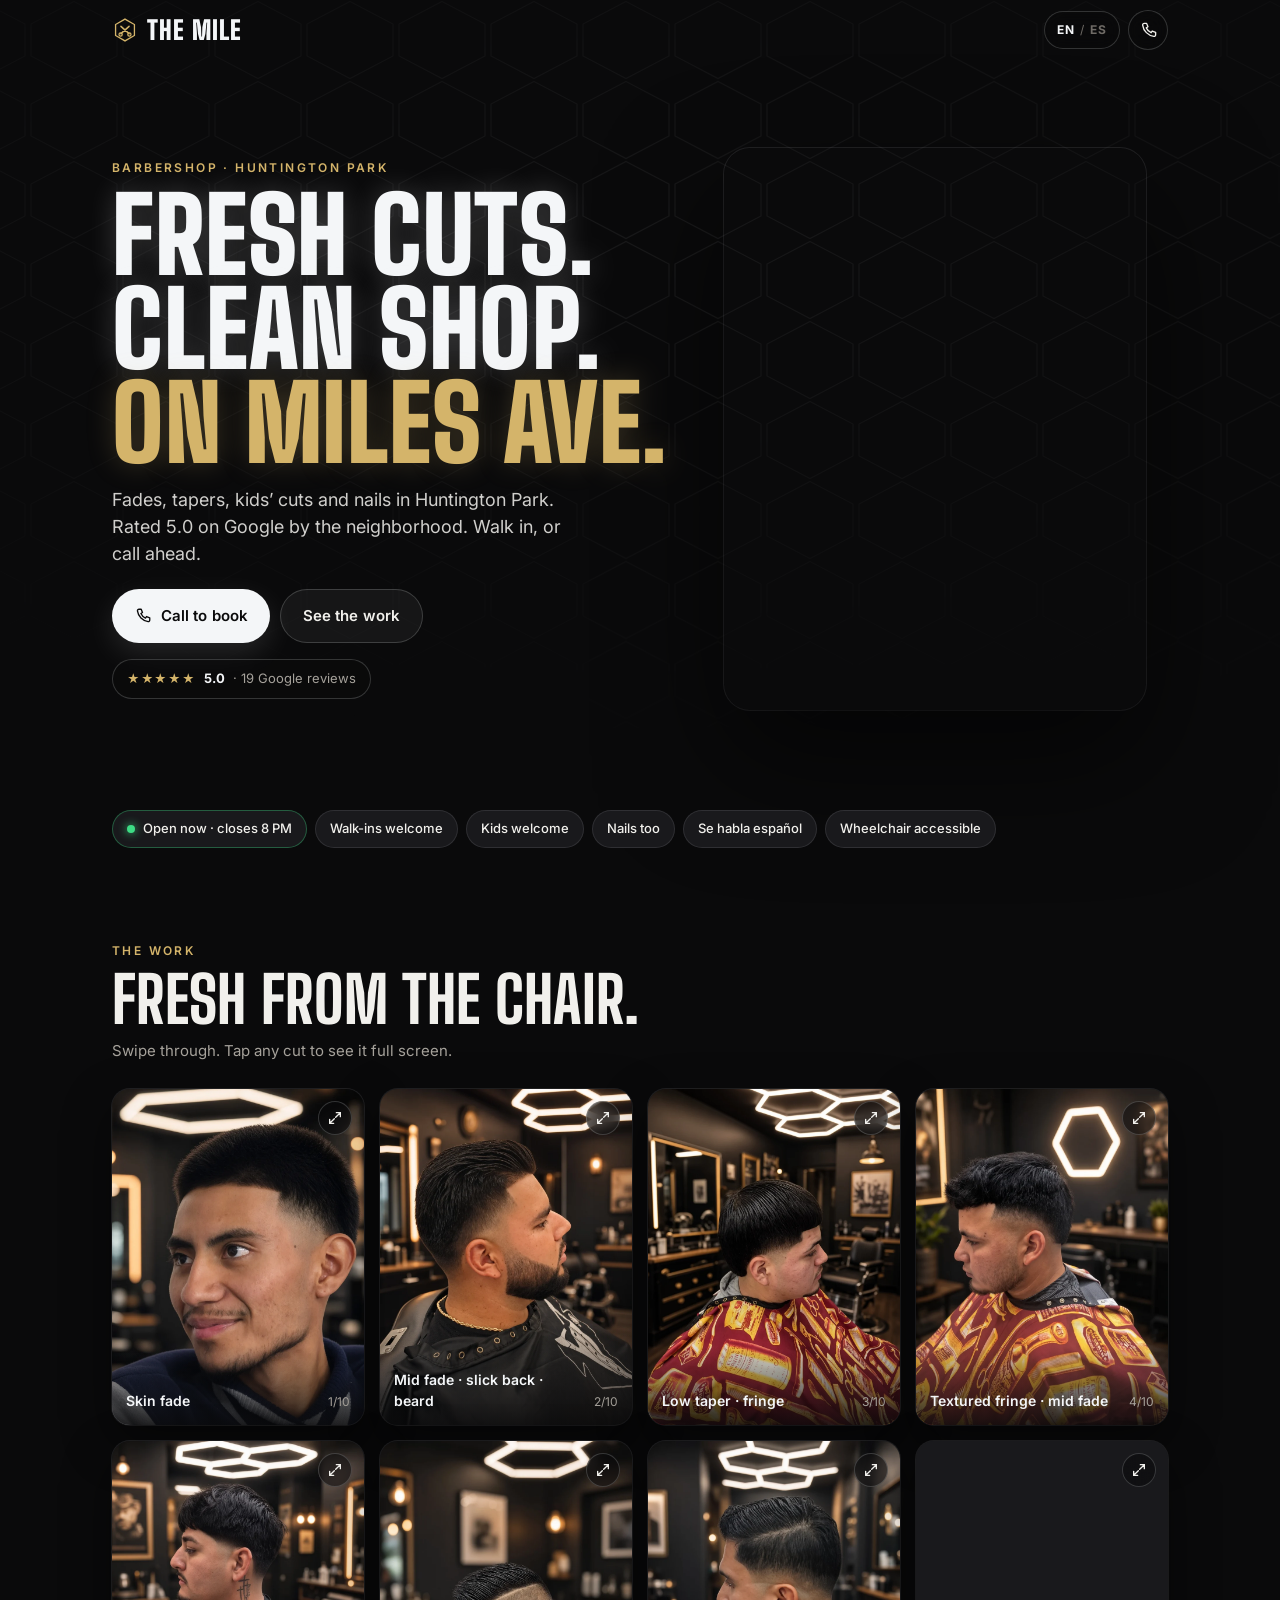
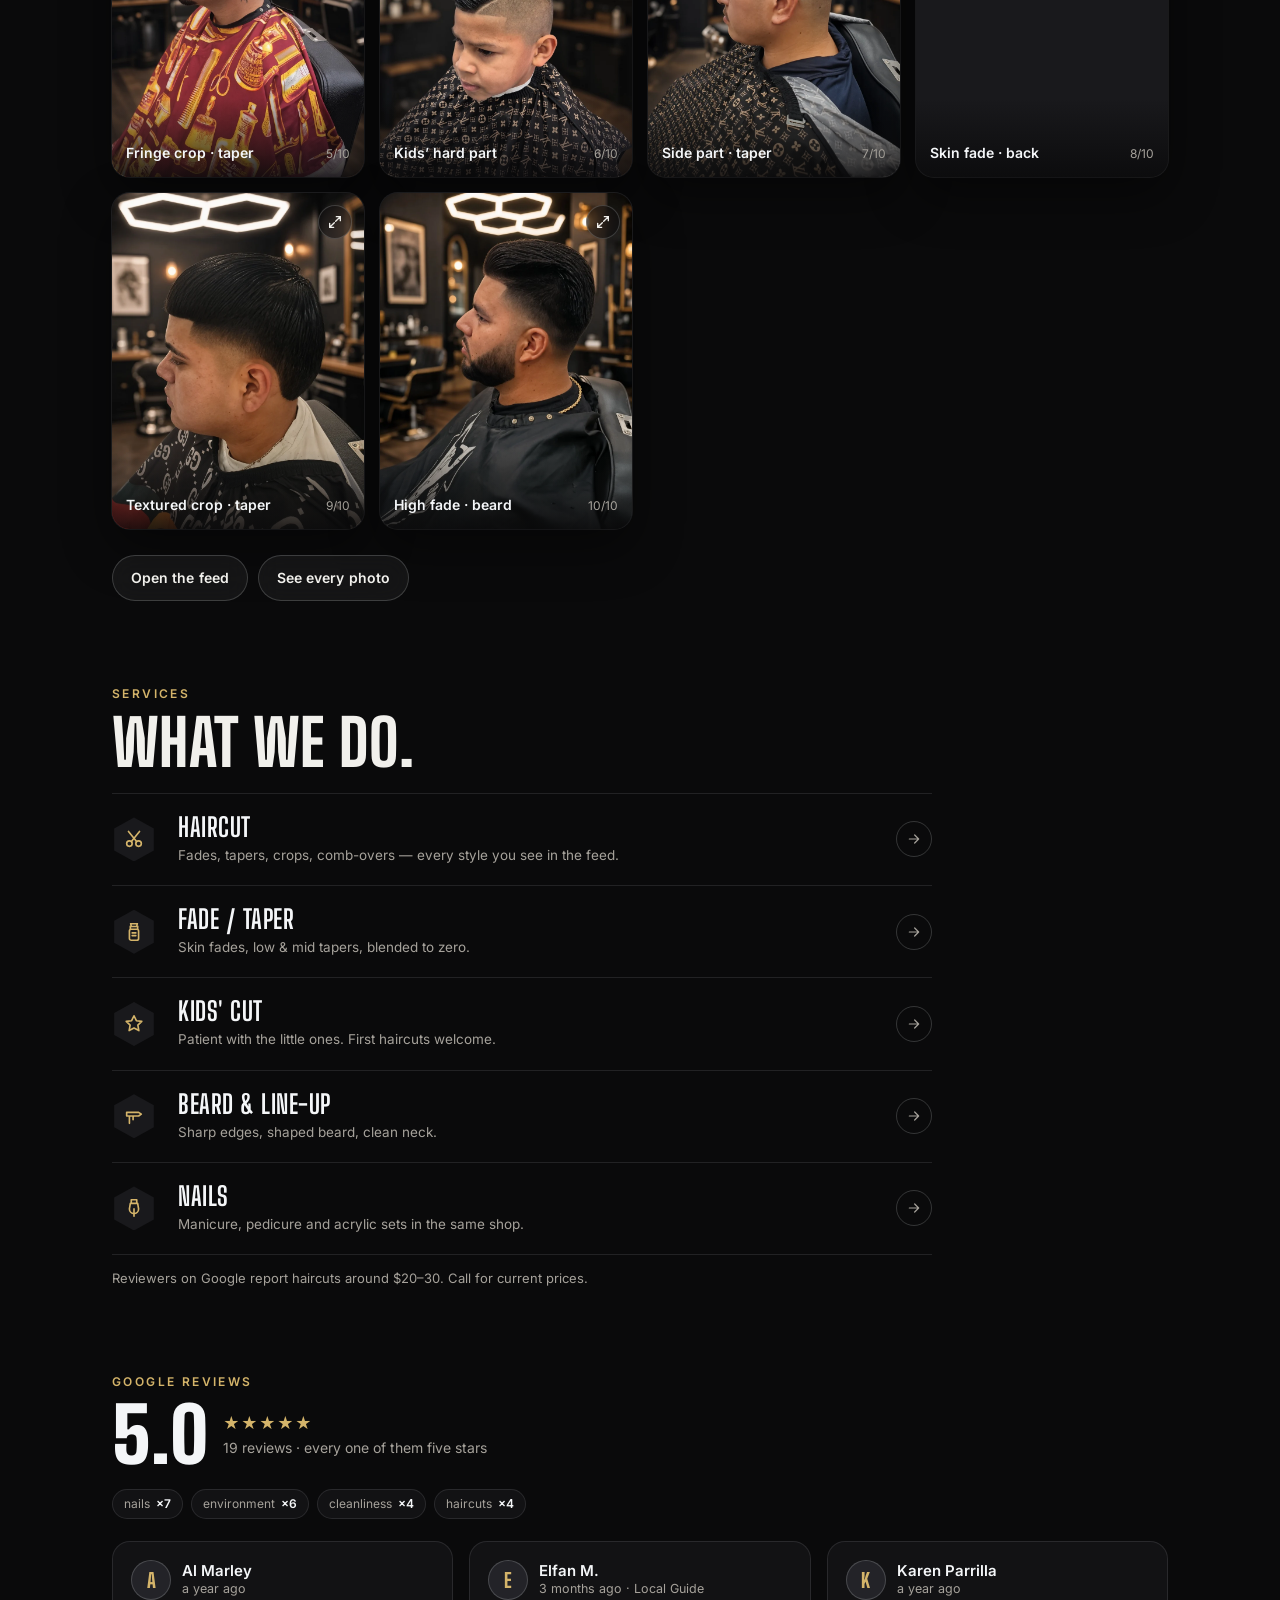
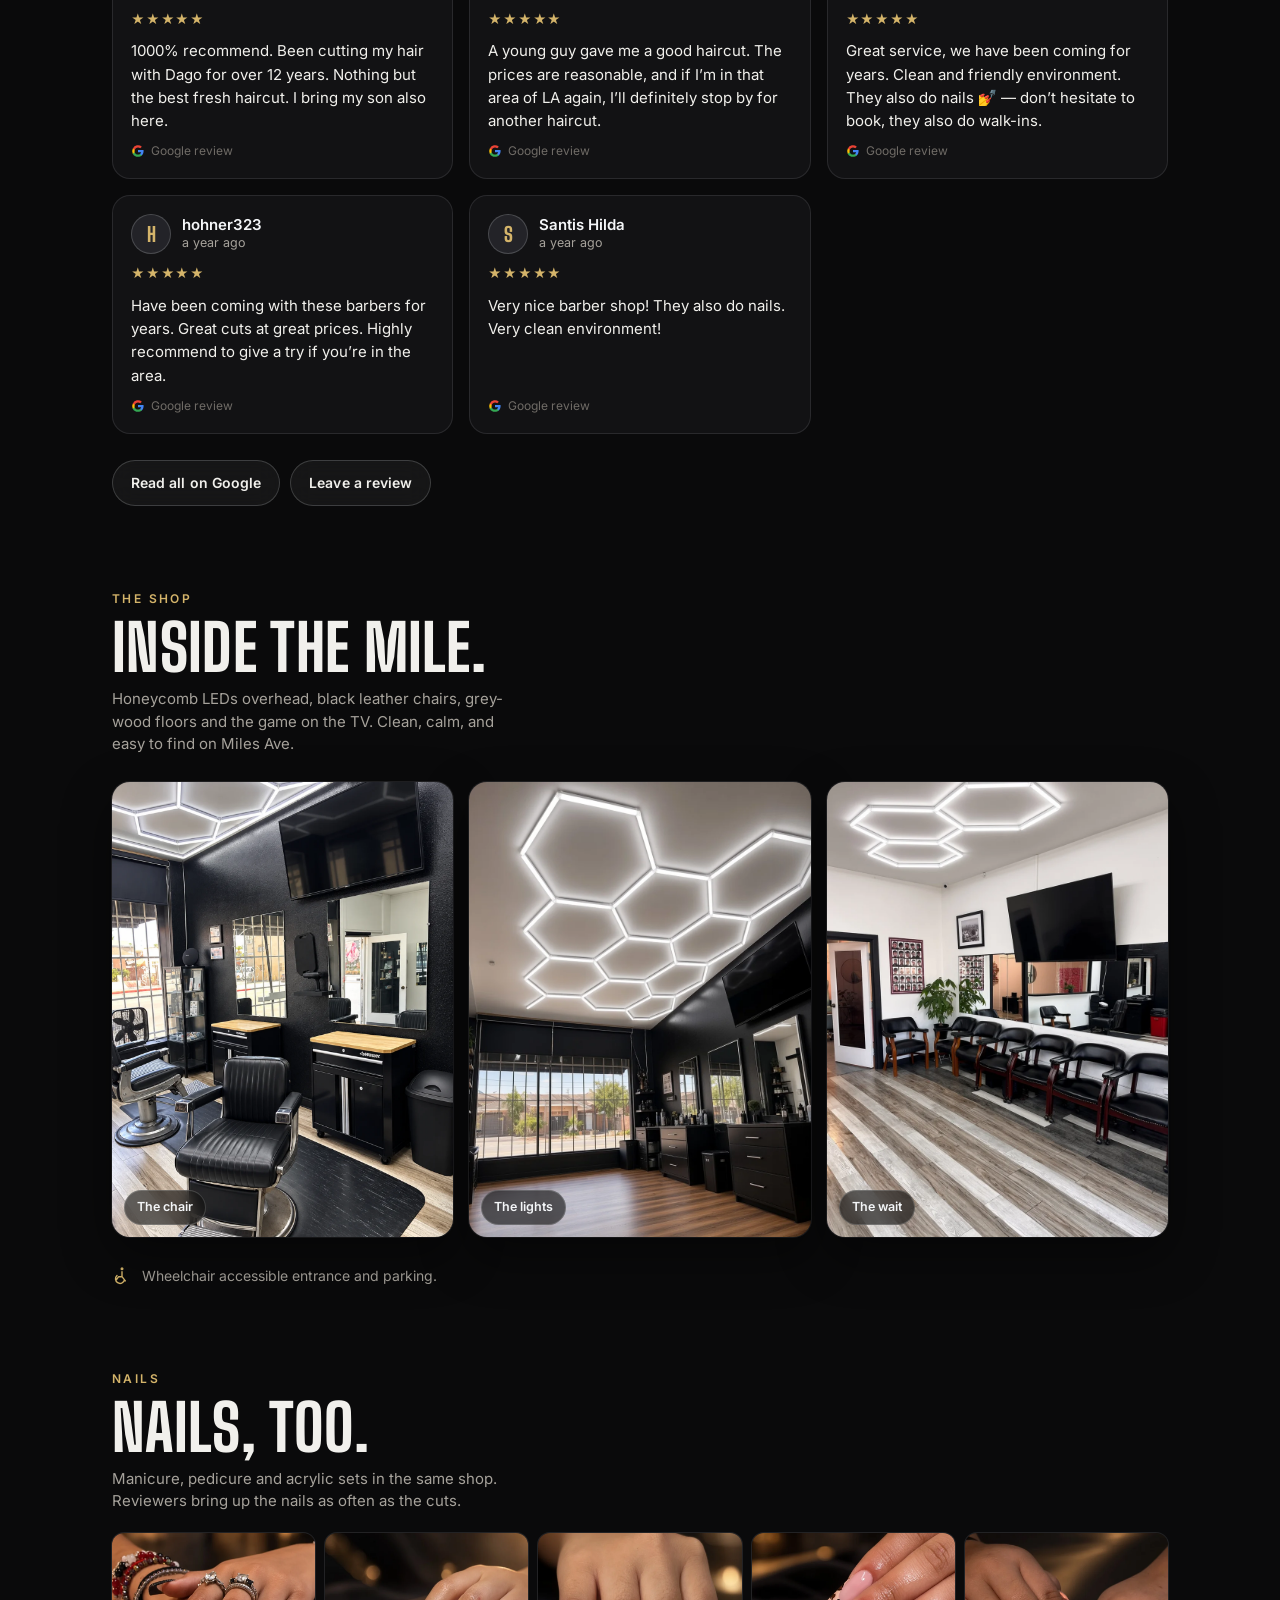
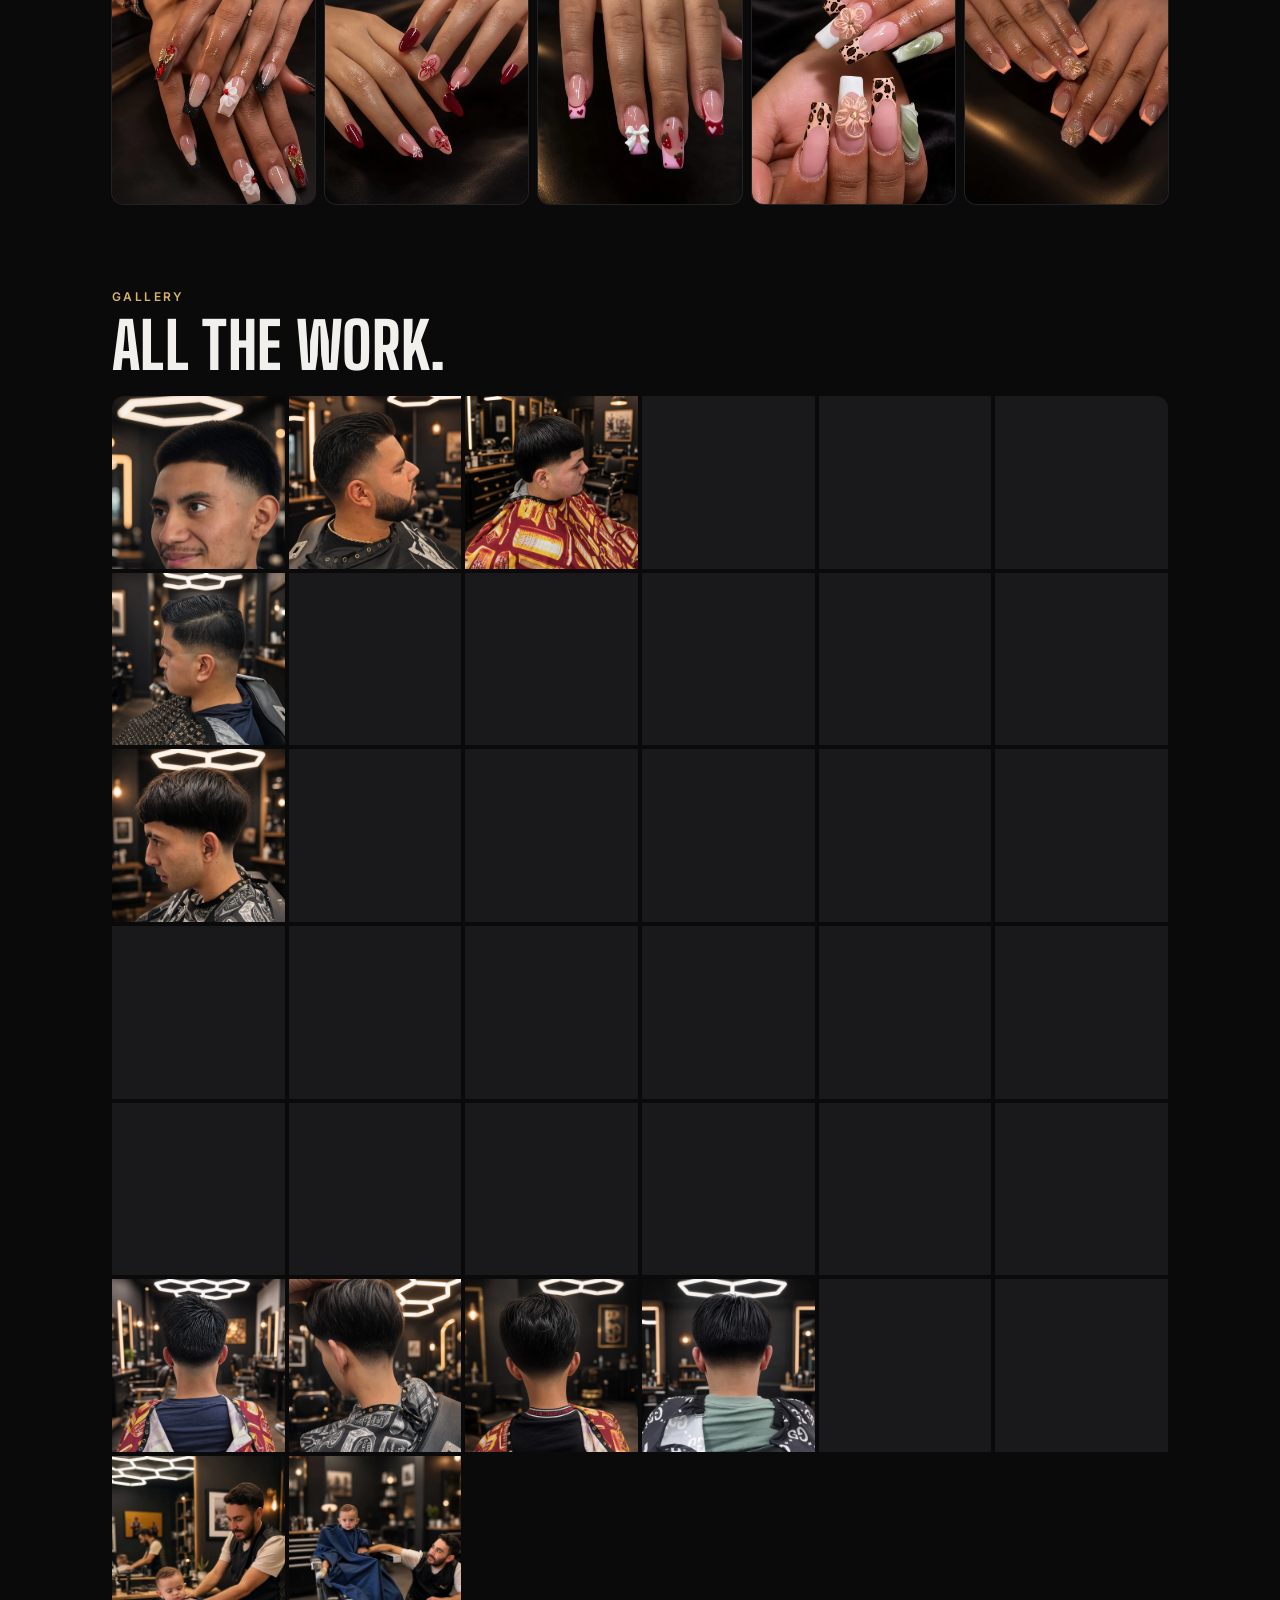
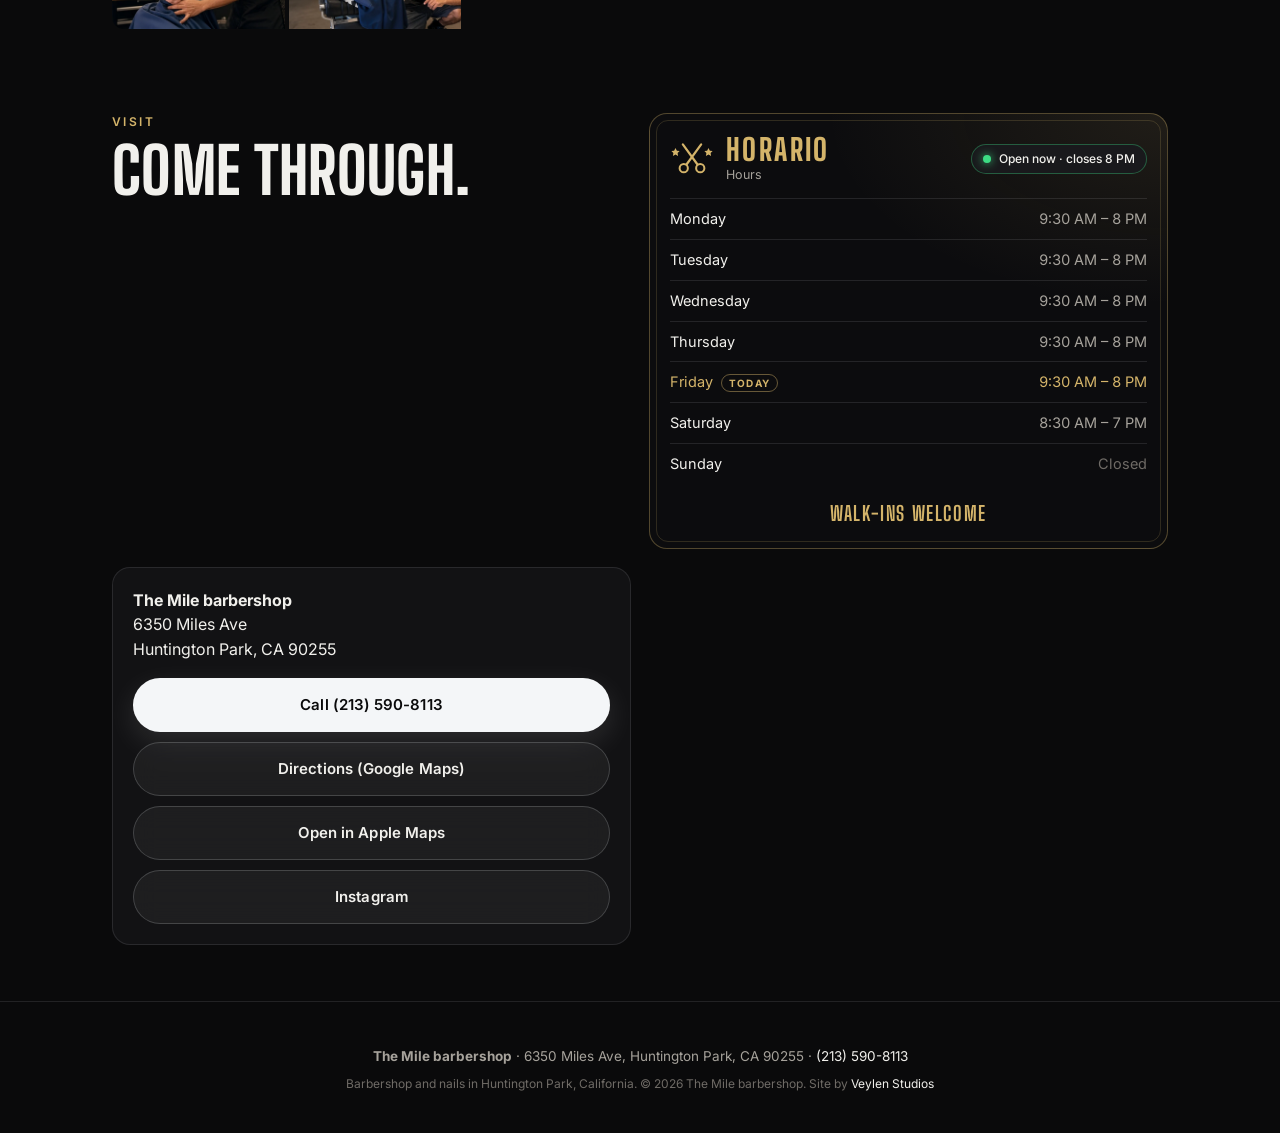
<file: index.html>
<!doctype html>
<html lang="en">
<head>
<meta charset="utf-8">
<meta name="viewport" content="width=device-width, initial-scale=1, viewport-fit=cover">
<title>The Mile barbershop — Huntington Park, CA</title>
<meta name="description" content="The Mile barbershop, 6350 Miles Ave, Huntington Park. Fades, tapers, kids' cuts and nails. 5.0 on Google. Walk-ins welcome — call (213) 590-8113.">
<meta name="theme-color" content="#0a0a0b">
<link rel="canonical" href="https://the-mile-barbershop.vercel.app/">
<meta property="og:type" content="business.business">
<meta property="og:title" content="The Mile barbershop — Huntington Park">
<meta property="og:description" content="Fades, tapers, kids' cuts and nails on Miles Ave. 5.0 on Google. Walk-ins welcome.">
<meta property="og:image" content="https://the-mile-barbershop.vercel.app/assets/img/og.jpg?v=6f8f965c">
<meta property="og:url" content="https://the-mile-barbershop.vercel.app/">
<meta name="twitter:card" content="summary_large_image">
<link rel="icon" href="assets/favicon.svg" type="image/svg+xml">
<link rel="apple-touch-icon" href="assets/apple-touch-icon.png">
<link rel="preconnect" href="https://fonts.googleapis.com">
<link rel="preconnect" href="https://fonts.gstatic.com" crossorigin>
<link rel="stylesheet" href="https://fonts.googleapis.com/css2?family=Big+Shoulders+Display:wght@600;700;800;900&family=Inter:wght@400;500;600&display=swap">
<link rel="preload" as="image" href="assets/img/hero-room-1080.webp?v=6f8f965c" media="(max-width: 899px)">
<link rel="stylesheet" href="css/styles.css">
<script type="application/ld+json">
{
  "@context": "https://schema.org",
  "@type": ["HairSalon", "NailSalon"],
  "name": "The Mile barbershop",
  "image": "https://the-mile-barbershop.vercel.app/assets/img/og.jpg?v=6f8f965c",
  "url": "https://the-mile-barbershop.vercel.app/",
  "telephone": "+1-213-590-8113",
  "priceRange": "$$",
  "address": { "@type": "PostalAddress", "streetAddress": "6350 Miles Ave", "addressLocality": "Huntington Park", "addressRegion": "CA", "postalCode": "90255", "addressCountry": "US" },
  "geo": { "@type": "GeoCoordinates", "latitude": 33.9820787, "longitude": -118.2189514 },
  "hasMap": "https://www.google.com/maps/place/?q=place_id:0x80c2c98ea5a5dfd3:0x45ac81c04575e46f",
  "sameAs": ["https://www.instagram.com/dennis.lopez.5245961/"],
  "openingHoursSpecification": [
    { "@type": "OpeningHoursSpecification", "dayOfWeek": ["Monday","Tuesday","Wednesday","Thursday","Friday"], "opens": "09:30", "closes": "20:00" },
    { "@type": "OpeningHoursSpecification", "dayOfWeek": "Saturday", "opens": "08:30", "closes": "19:00" }
  ],
  "aggregateRating": { "@type": "AggregateRating", "ratingValue": "5.0", "reviewCount": "19" }
}
</script>
</head>
<body>
<a class="skip" href="#work" data-en="Skip to the work" data-es="Ir a los cortes">Skip to the work</a>

<header class="top" id="top">
  <a class="brand" href="#top" aria-label="The Mile barbershop">
    <svg class="mark" viewBox="0 0 32 32" aria-hidden="true"><path d="M16 2.6 27.6 9.3v13.4L16 29.4 4.4 22.7V9.3z" fill="none" stroke="currentColor" stroke-width="1.6"/><path d="M11 11.5 21 20.5M21 11.5 11 20.5" stroke="currentColor" stroke-width="1.8" stroke-linecap="round"/><circle cx="10.6" cy="21.6" r="2" fill="none" stroke="currentColor" stroke-width="1.5"/><circle cx="21.4" cy="21.6" r="2" fill="none" stroke="currentColor" stroke-width="1.5"/></svg>
    <span class="wordmark">The Mile</span>
  </a>
  <div class="top-actions">
    <button class="lang" id="lang" type="button" aria-label="Cambiar idioma / Switch language"><span data-l="en">EN</span><span class="lang-sep">/</span><span data-l="es">ES</span></button>
    <a class="icon-btn" href="tel:+12135908113" aria-label="Call (213) 590-8113"><svg viewBox="0 0 24 24" aria-hidden="true"><path d="M6.6 3h3l1.7 4.3-2.1 1.4a12 12 0 0 0 6.1 6.1l1.4-2.1L21 14.4v3a2 2 0 0 1-2.2 2A16.5 16.5 0 0 1 4.6 5.2 2 2 0 0 1 6.6 3z" fill="none" stroke="currentColor" stroke-width="1.7" stroke-linejoin="round"/></svg></a>
  </div>
</header>

<main>
<!-- ===== HERO ===== -->
<section class="hero" aria-label="The Mile barbershop">
  <picture class="hero-media">
    <source media="(min-width: 900px)" srcset="assets/img/hero-chair-1620.webp?v=6f8f965c">
    <img src="assets/img/hero-room-1080.webp?v=6f8f965c" srcset="assets/img/hero-room-1080.webp?v=6f8f965c 1080w, assets/img/hero-room-1620.webp?v=6f8f965c 1620w" sizes="100vw" width="1080" height="1440" alt="Inside The Mile barbershop: honeycomb LED lights over black leather barber chairs and grey wood floors" fetchpriority="high" decoding="async">
  </picture>
  <div class="hero-hex" aria-hidden="true">
    <svg width="100%" height="100%"><defs><pattern id="hexp" width="92" height="80" patternUnits="userSpaceOnUse" patternTransform="translate(0 0)"><path d="M46 1.5 89 24v32L46 78.5 3 56V24z" fill="none" stroke="currentColor" stroke-width="1.2"/><path d="M92 1.5v0M0 41.5 3 40" fill="none" stroke="currentColor" stroke-width="0"/></pattern></defs><rect width="100%" height="100%" fill="url(#hexp)"/></svg>
  </div>
  <div class="hero-shade" aria-hidden="true"></div>
  <div class="hero-content">
    <p class="eyebrow"><span data-en="Barbershop · Huntington Park" data-es="Barbería · Huntington Park">Barbershop · Huntington Park</span></p>
    <h1 class="display">
      <span class="line" data-en="Fresh cuts." data-es="Cortes frescos.">Fresh cuts.</span>
      <span class="line" data-en="Clean shop." data-es="Local limpio.">Clean shop.</span>
      <span class="line accent" data-en="On Miles Ave." data-es="En Miles Ave.">On Miles Ave.</span>
    </h1>
    <p class="lede" data-en="Fades, tapers, kids’ cuts and nails in Huntington Park. Rated 5.0 on Google by the neighborhood. Walk in, or call ahead." data-es="Fades, tapers, cortes para niños y uñas en Huntington Park. 5.0 en Google. Llega sin cita o llama antes.">Fades, tapers, kids’ cuts and nails in Huntington Park. Rated 5.0 on Google by the neighborhood. Walk in, or call ahead.</p>
    <div class="cta-row">
      <a class="btn primary" href="tel:+12135908113"><svg viewBox="0 0 24 24" aria-hidden="true"><path d="M6.6 3h3l1.7 4.3-2.1 1.4a12 12 0 0 0 6.1 6.1l1.4-2.1L21 14.4v3a2 2 0 0 1-2.2 2A16.5 16.5 0 0 1 4.6 5.2 2 2 0 0 1 6.6 3z" fill="none" stroke="currentColor" stroke-width="1.8" stroke-linejoin="round"/></svg><span data-en="Call to book" data-es="Llamar para reservar">Call to book</span></a>
      <a class="btn ghost" href="#work"><span data-en="See the work" data-es="Ver los cortes">See the work</span></a>
    </div>
    <a class="proof" href="https://www.google.com/maps/place/The+Mile+barbershop/@33.9820787,-118.2189514,17z/data=!4m6!3m5!1s0x80c2c98ea5a5dfd3:0x45ac81c04575e46f!8m2!3d33.9820787!4d-118.2189514!16s%2Fg%2F11wjhxfrm4" target="_blank" rel="noopener">
      <span class="stars" aria-hidden="true">★★★★★</span><strong>5.0</strong><span data-en="· 19 Google reviews" data-es="· 19 reseñas en Google">· 19 Google reviews</span>
    </a>
  </div>
</section>

<!-- ===== FACT CHIPS ===== -->
<section class="facts" aria-label="Quick facts">
  <div class="chips" id="chips">
    <span class="chip status" id="status"><i class="dot"></i><span id="status-text">—</span></span>
    <span class="chip"><span data-en="Walk-ins welcome" data-es="Sin cita">Walk-ins welcome</span></span>
    <span class="chip"><span data-en="Kids welcome" data-es="Niños bienvenidos">Kids welcome</span></span>
    <span class="chip"><span data-en="Nails too" data-es="También uñas">Nails too</span></span>
    <span class="chip"><span>Se habla español</span></span>
    <span class="chip"><span data-en="Wheelchair accessible" data-es="Accesible">Wheelchair accessible</span></span>
  </div>
</section>

<!-- ===== THE WORK (feed) ===== -->
<section class="section feed" id="work">
  <div class="section-head">
    <p class="kicker" data-en="The work" data-es="Los cortes">The work</p>
    <h2 class="display" data-en="Fresh from the chair." data-es="Recién salidos de la silla.">Fresh from the chair.</h2>
    <p class="sub" data-en="Swipe through. Tap any cut to see it full screen." data-es="Desliza. Toca cualquier corte para verlo en pantalla completa.">Swipe through. Tap any cut to see it full screen.</p>
  </div>
  <div class="rail" id="feed-rail" role="list"></div>
  <div class="rail-foot">
    <button class="btn ghost small" type="button" data-open-viewer="0"><span data-en="Open the feed" data-es="Abrir la galería">Open the feed</span></button>
    <a class="btn ghost small" href="#gallery"><span data-en="See every photo" data-es="Ver todas las fotos">See every photo</span></a>
  </div>
</section>

<!-- ===== SERVICES ===== -->
<section class="section services" id="services">
  <div class="section-head">
    <p class="kicker" data-en="Services" data-es="Servicios">Services</p>
    <h2 class="display" data-en="What we do." data-es="Lo que hacemos.">What we do.</h2>
  </div>
  <ul class="service-list" id="service-list"></ul>
  <p class="note" data-en="Reviewers on Google report haircuts around $20–30. Call for current prices." data-es="Según reseñas en Google, los cortes cuestan alrededor de $20–30. Llama para precios actuales.">Reviewers on Google report haircuts around $20–30. Call for current prices.</p>
</section>

<!-- ===== REVIEWS ===== -->
<section class="section reviews" id="reviews">
  <div class="section-head">
    <p class="kicker" data-en="Google reviews" data-es="Reseñas de Google">Google reviews</p>
    <div class="score"><span class="big">5.0</span><div><span class="stars gold" aria-hidden="true">★★★★★</span><span class="sub" data-en="19 reviews · every one of them five stars" data-es="19 reseñas · todas de cinco estrellas">19 reviews · every one of them five stars</span></div></div>
  </div>
  <div class="topics" id="topics"></div>
  <div class="rail reviews-rail" id="review-rail"></div>
  <div class="rail-foot">
    <a class="btn ghost small" href="https://www.google.com/maps/place/The+Mile+barbershop/@33.9820787,-118.2189514,17z/data=!4m6!3m5!1s0x80c2c98ea5a5dfd3:0x45ac81c04575e46f!8m2!3d33.9820787!4d-118.2189514!16s%2Fg%2F11wjhxfrm4" target="_blank" rel="noopener"><span data-en="Read all on Google" data-es="Leer todas en Google">Read all on Google</span></a>
    <a class="btn ghost small" href="https://www.google.com/maps/place/The+Mile+barbershop/@33.9820787,-118.2189514,17z/data=!4m6!3m5!1s0x80c2c98ea5a5dfd3:0x45ac81c04575e46f!8m2!3d33.9820787!4d-118.2189514!16s%2Fg%2F11wjhxfrm4" target="_blank" rel="noopener"><span data-en="Leave a review" data-es="Dejar una reseña">Leave a review</span></a>
  </div>
</section>

<!-- ===== THE SHOP ===== -->
<section class="section shop" id="shop">
  <div class="section-head">
    <p class="kicker" data-en="The shop" data-es="El local">The shop</p>
    <h2 class="display" data-en="Inside The Mile." data-es="Dentro de The Mile.">Inside The Mile.</h2>
    <p class="sub" data-en="Honeycomb LEDs overhead, black leather chairs, grey-wood floors and the game on the TV. Clean, calm, and easy to find on Miles Ave." data-es="Luces LED en panal, sillas de piel negra, piso de madera gris y el partido en la tele. Limpio, tranquilo y fácil de encontrar en Miles Ave.">Honeycomb LEDs overhead, black leather chairs, grey-wood floors and the game on the TV. Clean, calm, and easy to find on Miles Ave.</p>
  </div>
  <div class="rail shop-rail">
    <figure class="shot"><img src="assets/img/hero-chair-1080.webp?v=6f8f965c" width="1080" height="1440" loading="lazy" decoding="async" alt="Black leather barber chair under the honeycomb LED ceiling"><figcaption data-en="The chair" data-es="La silla">The chair</figcaption></figure>
    <figure class="shot"><img src="assets/img/hex-900.webp?v=6f8f965c" width="900" height="1200" loading="lazy" decoding="async" alt="Close-up of the hexagon LED lights"><figcaption data-en="The lights" data-es="Las luces">The lights</figcaption></figure>
    <figure class="shot"><img src="assets/img/lounge-900.webp?v=6f8f965c" width="900" height="1200" loading="lazy" decoding="async" alt="Waiting area with black chairs and framed photos"><figcaption data-en="The wait" data-es="La espera">The wait</figcaption></figure>
  </div>
  <p class="access"><svg viewBox="0 0 24 24" aria-hidden="true"><circle cx="12" cy="4.5" r="1.8" fill="currentColor"/><path d="M12 8v6l4 5M12 14H8l-3 4M6 12.5A5.5 5.5 0 1 0 15 18" fill="none" stroke="currentColor" stroke-width="1.7" stroke-linecap="round" stroke-linejoin="round"/></svg><span data-en="Wheelchair accessible entrance and parking." data-es="Entrada y estacionamiento accesibles para silla de ruedas.">Wheelchair accessible entrance and parking.</span></p>
</section>

<!-- ===== NAILS ===== -->
<section class="section nails" id="nails">
  <div class="section-head">
    <p class="kicker" data-en="Nails" data-es="Uñas">Nails</p>
    <h2 class="display" data-en="Nails, too." data-es="Uñas, también.">Nails, too.</h2>
    <p class="sub" data-en="Manicure, pedicure and acrylic sets in the same shop. Reviewers bring up the nails as often as the cuts." data-es="Manicure, pedicure y acrílicas en el mismo local. Las reseñas mencionan las uñas tanto como los cortes.">Manicure, pedicure and acrylic sets in the same shop. Reviewers bring up the nails as often as the cuts.</p>
  </div>
  <div class="nail-grid" id="nail-grid"></div>
</section>

<!-- ===== GALLERY GRID ===== -->
<section class="section gallery" id="gallery">
  <div class="section-head">
    <p class="kicker" data-en="Gallery" data-es="Galería">Gallery</p>
    <h2 class="display" data-en="All the work." data-es="Todos los trabajos.">All the work.</h2>
  </div>
  <div class="grid" id="grid"></div>
</section>

<!-- ===== VISIT ===== -->
<section class="section visit" id="visit">
  <div class="section-head">
    <p class="kicker" data-en="Visit" data-es="Visítanos">Visit</p>
    <h2 class="display" data-en="Come through." data-es="Pasa por aquí.">Come through.</h2>
  </div>
  <div class="card hours-card">
    <div class="card-top">
      <svg class="crest" viewBox="0 0 48 48" aria-hidden="true"><path d="M14 8l16 22M34 8 18 30" stroke="currentColor" stroke-width="2.4" stroke-linecap="round"/><circle cx="15" cy="34" r="4.5" fill="none" stroke="currentColor" stroke-width="2.2"/><circle cx="33" cy="34" r="4.5" fill="none" stroke="currentColor" stroke-width="2.2"/><path d="M6 12l1.5 3 3 .4-2.2 2.1.5 3.2L6 19.2 3.2 20.7l.5-3.2L1.5 15.4l3-.4zM42 12l1.5 3 3 .4-2.2 2.1.5 3.2L42 19.2l-2.8 1.5.5-3.2-2.2-2.1 3-.4z" fill="currentColor"/></svg>
      <div>
        <p class="card-title">HORARIO</p>
        <p class="card-sub" data-en="Hours" data-es="Horario de atención">Hours</p>
      </div>
      <span class="chip status small" id="status2"><i class="dot"></i><span id="status-text2">—</span></span>
    </div>
    <table class="hours" id="hours"></table>
    <p class="walk" data-en="Walk-ins welcome" data-es="Sin cita · Bienvenidos">Walk-ins welcome</p>
  </div>
  <div class="card address-card">
    <p class="addr"><strong>The Mile barbershop</strong><br>6350 Miles Ave<br>Huntington Park, CA 90255</p>
    <div class="btn-col">
      <a class="btn primary" href="tel:+12135908113"><span data-en="Call (213) 590-8113" data-es="Llamar (213) 590-8113">Call (213) 590-8113</span></a>
      <a class="btn ghost" href="https://www.google.com/maps/dir/?api=1&destination=6350+Miles+Ave,+Huntington+Park,+CA+90255" target="_blank" rel="noopener"><span data-en="Directions (Google Maps)" data-es="Cómo llegar (Google Maps)">Directions (Google Maps)</span></a>
      <a class="btn ghost" href="https://maps.apple.com/?q=The+Mile+barbershop&address=6350+Miles+Ave,+Huntington+Park,+CA+90255&ll=33.9820787,-118.2189514" target="_blank" rel="noopener"><span data-en="Open in Apple Maps" data-es="Abrir en Apple Maps">Open in Apple Maps</span></a>
      <a class="btn ghost" href="https://www.instagram.com/dennis.lopez.5245961/" target="_blank" rel="noopener"><span>Instagram</span></a>
    </div>
  </div>
</section>
</main>

<footer class="foot">
  <p><strong>The Mile barbershop</strong> · 6350 Miles Ave, Huntington Park, CA 90255 · <a href="tel:+12135908113">(213) 590-8113</a></p>
  <p class="tiny"><span data-en="Barbershop and nails in Huntington Park, California." data-es="Barbería y uñas en Huntington Park, California.">Barbershop and nails in Huntington Park, California.</span> © <span id="year"></span> The Mile barbershop. <span class="credit"><span data-en="Site by" data-es="Sitio por">Site by</span> <a href="https://veylenstudios.com" rel="noopener">Veylen Studios</a></span></p>
</footer>

<nav class="dock" id="dock" aria-label="Quick actions">
  <a class="dock-btn primary" href="tel:+12135908113"><svg viewBox="0 0 24 24" aria-hidden="true"><path d="M6.6 3h3l1.7 4.3-2.1 1.4a12 12 0 0 0 6.1 6.1l1.4-2.1L21 14.4v3a2 2 0 0 1-2.2 2A16.5 16.5 0 0 1 4.6 5.2 2 2 0 0 1 6.6 3z" fill="none" stroke="currentColor" stroke-width="1.8" stroke-linejoin="round"/></svg><span data-en="Call now" data-es="Llamar">Call now</span></a>
  <a class="dock-btn" href="https://www.google.com/maps/dir/?api=1&destination=6350+Miles+Ave,+Huntington+Park,+CA+90255" target="_blank" rel="noopener"><svg viewBox="0 0 24 24" aria-hidden="true"><path d="M12 21s-6-5.3-6-10.5a6 6 0 0 1 12 0C18 15.7 12 21 12 21z" fill="none" stroke="currentColor" stroke-width="1.8"/><circle cx="12" cy="10.5" r="2.2" fill="none" stroke="currentColor" stroke-width="1.8"/></svg><span data-en="Directions" data-es="Mapa">Directions</span></a>
  <a class="dock-btn" href="#work"><svg viewBox="0 0 24 24" aria-hidden="true"><rect x="3.5" y="3.5" width="17" height="17" rx="3" fill="none" stroke="currentColor" stroke-width="1.8"/><path d="m5 17 4.5-5 3 3.5 2.5-2.5L19 17" fill="none" stroke="currentColor" stroke-width="1.8" stroke-linejoin="round"/><circle cx="15.5" cy="8.5" r="1.4" fill="currentColor"/></svg><span data-en="The work" data-es="Cortes">The work</span></a>
</nav>

<!-- ===== FULL-SCREEN VIEWER ===== -->
<div class="viewer" id="viewer" hidden aria-modal="true" role="dialog" aria-label="Photo viewer">
  <button class="viewer-close" id="viewer-close" type="button" aria-label="Close"><svg viewBox="0 0 24 24" aria-hidden="true"><path d="M6 6l12 12M18 6 6 18" stroke="currentColor" stroke-width="2" stroke-linecap="round"/></svg></button>
  <div class="viewer-counter" id="viewer-counter">1 / 1</div>
  <div class="viewer-scroll" id="viewer-scroll"></div>
  <div class="viewer-hint" id="viewer-hint" data-en="Swipe up for the next cut" data-es="Desliza hacia arriba">Swipe up for the next cut</div>
</div>

<script src="js/content.js"></script>
<script src="js/app.js"></script>
</body>
</html>
</file>
<file: css/styles.css>
/* ============ The Mile barbershop — mobile-first ============ */
:root{
  --ink:#0a0a0b; --ink-2:#121214; --ink-3:#19191c; --ink-4:#232328;
  --led:#f4f6f8; --text:#f1f0ec; --muted:#a6a29b; --dim:#6f6b66;
  --gold:#d4b46a; --gold-2:#b8973f; --tan:#b9a48c; --slate:#5d5955;
  --ok:#3ddc84; --bad:#ff5f56;
  --line:rgba(244,246,248,.10); --line-2:rgba(244,246,248,.18);
  --r:18px; --r-s:12px; --pill:999px;
  --pad:20px; --max:1120px;
  --font-d:"Big Shoulders Display","Arial Narrow",Impact,sans-serif;
  --font-b:"Inter",system-ui,-apple-system,"Segoe UI",Roboto,sans-serif;
  --ease:cubic-bezier(.22,1,.36,1);
  --safe-t:env(safe-area-inset-top,0px); --safe-b:env(safe-area-inset-bottom,0px);
  --dock-h:74px;
}
*{box-sizing:border-box;margin:0;padding:0}
html{color-scheme:dark;background:var(--ink);-webkit-text-size-adjust:100%;scroll-behavior:smooth;overflow-x:hidden}
body{font:400 16px/1.5 var(--font-b);color:var(--text);background:var(--ink);overflow-x:hidden;-webkit-font-smoothing:antialiased;min-height:100vh}
body.viewer-open{overflow:hidden}
img{display:block;max-width:100%}
a{color:inherit;text-decoration:none}
button{font:inherit;color:inherit;background:none;border:0;cursor:pointer}
ul{list-style:none}
:focus-visible{outline:2px solid var(--gold);outline-offset:3px}
.skip{position:absolute;left:-999px;top:8px;background:var(--led);color:var(--ink);padding:8px 12px;border-radius:8px;z-index:200}
.skip:focus{left:12px}

/* ambient hex texture behind everything */
body::before{content:"";position:fixed;inset:0;z-index:-1;pointer-events:none;opacity:.07;
  background-image:url("data:image/svg+xml,%3Csvg xmlns='http://www.w3.org/2000/svg' width='92' height='160' viewBox='0 0 92 160'%3E%3Cpath d='M46 1.5 89 24v32L46 78.5 3 56V24zM46 81.5 89 104v32L46 158.5 3 136v-32z' fill='none' stroke='%23f4f6f8' stroke-width='1'/%3E%3C/svg%3E");
  background-size:92px 160px;
  -webkit-mask-image:linear-gradient(to bottom,rgba(0,0,0,.9),rgba(0,0,0,.25) 40%,rgba(0,0,0,.35));mask-image:linear-gradient(to bottom,rgba(0,0,0,.9),rgba(0,0,0,.25) 40%,rgba(0,0,0,.35))}

/* ---------- type ---------- */
.display{font-family:var(--font-d);font-weight:800;text-transform:uppercase;line-height:.94;letter-spacing:.005em}
h2.display{font-size:clamp(40px,11vw,60px)}
.kicker{font-size:12px;font-weight:600;letter-spacing:.2em;text-transform:uppercase;color:var(--gold);margin-bottom:10px}
.sub{color:var(--muted);font-size:15px;margin-top:10px;max-width:46ch;text-wrap:pretty}
.note{color:var(--muted);font-size:13px;margin-top:14px;text-wrap:pretty}
.stars{color:var(--gold);letter-spacing:.06em}

/* ---------- header ---------- */
.top{position:fixed;top:0;left:0;right:0;z-index:50;display:flex;align-items:center;justify-content:space-between;padding:calc(10px + var(--safe-t)) var(--pad) 10px;transition:background .35s,border-color .35s,backdrop-filter .35s}
.top.scrolled{background:rgba(10,10,11,.74);-webkit-backdrop-filter:blur(16px);backdrop-filter:blur(16px);border-bottom:1px solid var(--line)}
.brand{display:flex;align-items:center;gap:9px}
.mark{width:26px;height:26px;color:var(--gold)}
.wordmark{font-family:var(--font-d);font-weight:900;font-size:26px;text-transform:uppercase;letter-spacing:.04em;line-height:1;color:var(--led)}
.top-actions{display:flex;align-items:center;gap:8px}
.lang{display:inline-flex;align-items:center;gap:5px;height:38px;padding:0 12px;border:1px solid var(--line-2);border-radius:var(--pill);font-size:12px;font-weight:700;letter-spacing:.08em;color:var(--dim);background:rgba(10,10,11,.35);-webkit-backdrop-filter:blur(10px);backdrop-filter:blur(10px)}
.lang .lang-sep{color:var(--dim);font-weight:400}
.lang [data-l].on{color:var(--led)}
.icon-btn{display:inline-flex;align-items:center;justify-content:center;width:40px;height:40px;border:1px solid var(--line-2);border-radius:50%;background:rgba(10,10,11,.35);-webkit-backdrop-filter:blur(10px);backdrop-filter:blur(10px)}
.icon-btn svg{width:19px;height:19px}

/* ---------- buttons ---------- */
.btn{display:inline-flex;align-items:center;justify-content:center;gap:9px;min-height:54px;padding:0 22px;border-radius:var(--pill);font-weight:600;font-size:15px;letter-spacing:.005em;transition:transform .2s var(--ease),background .2s,border-color .2s;white-space:nowrap}
.btn svg{width:18px;height:18px;flex:0 0 auto}
.btn:active{transform:scale(.97)}
.btn.primary{background:var(--led);color:var(--ink);box-shadow:0 10px 30px rgba(244,246,248,.12)}
.btn.ghost{border:1px solid var(--line-2);color:var(--text);background:rgba(255,255,255,.05);-webkit-backdrop-filter:blur(12px);backdrop-filter:blur(12px)}
.btn.small{min-height:46px;padding:0 18px;font-size:14px}

/* ---------- hero ---------- */
.hero{position:relative;min-height:100vh;min-height:100svh;display:flex;align-items:flex-end;overflow:hidden;isolation:isolate}
.hero-media{position:absolute;inset:0;z-index:0}
.hero-media img{width:100%;height:100%;object-fit:cover;object-position:62% 50%;transform-origin:55% 35%}
@media (prefers-reduced-motion:no-preference){.hero-media img{animation:kb 18s var(--ease) both}}
@keyframes kb{from{transform:scale(1.09)}to{transform:scale(1)}}
.hero-hex{position:absolute;left:0;right:0;top:0;height:44vh;z-index:1;color:var(--led);opacity:.14;mix-blend-mode:screen;pointer-events:none;
  -webkit-mask-image:linear-gradient(to bottom,rgba(0,0,0,1) 10%,rgba(0,0,0,0));mask-image:linear-gradient(to bottom,rgba(0,0,0,1) 10%,rgba(0,0,0,0))}
@media (prefers-reduced-motion:no-preference){.hero-hex{animation:pulse 7s ease-in-out infinite}}
@keyframes pulse{0%,100%{opacity:.10}50%{opacity:.2}}
.hero-shade{position:absolute;inset:0;z-index:1;background:linear-gradient(to bottom,rgba(10,10,11,.62) 0%,rgba(10,10,11,.10) 24%,rgba(10,10,11,.34) 50%,rgba(10,10,11,.88) 76%,var(--ink) 100%)}
.hero-content{position:relative;z-index:2;width:100%;padding:0 var(--pad) 34px}
.eyebrow{font-size:12px;font-weight:600;letter-spacing:.2em;text-transform:uppercase;color:var(--gold);margin-bottom:12px}
h1.display{font-size:clamp(58px,17.5vw,104px);font-weight:900;color:var(--led);text-shadow:0 0 28px rgba(244,246,248,.22);line-height:.9}
h1 .line{display:block}
h1 .accent{color:var(--gold);text-shadow:0 0 28px rgba(212,180,106,.25)}
.lede{margin-top:16px;font-size:16px;color:rgba(241,240,236,.86);max-width:36ch;text-wrap:pretty}
.cta-row{display:flex;flex-wrap:wrap;gap:10px;margin-top:22px}
.proof{display:inline-flex;align-items:center;gap:8px;margin-top:16px;padding:9px 14px;border-radius:var(--pill);border:1px solid var(--line-2);background:rgba(10,10,11,.5);-webkit-backdrop-filter:blur(12px);backdrop-filter:blur(12px);font-size:13px;color:var(--muted)}
.proof strong{color:var(--led);font-weight:700}
.proof .stars{font-size:12px}

/* ---------- chips ---------- */
.facts{position:relative;z-index:3;margin-top:-6px}
.chips{display:flex;gap:8px;overflow-x:auto;padding:6px var(--pad) 10px;scroll-snap-type:x proximity;scrollbar-width:none;-webkit-overflow-scrolling:touch}
.chips::-webkit-scrollbar{display:none}
.chip{flex:0 0 auto;display:inline-flex;align-items:center;gap:8px;height:38px;padding:0 14px;border-radius:var(--pill);border:1px solid var(--line);background:var(--ink-3);font-size:13px;font-weight:500;color:var(--text);scroll-snap-align:start;white-space:nowrap}
.chip.small{height:30px;font-size:12px;padding:0 11px}
.chip.status{border-color:rgba(61,220,132,.35)}
.chip.status.closed{border-color:rgba(255,95,86,.35)}
.chip .dot{width:8px;height:8px;border-radius:50%;background:var(--ok);box-shadow:0 0 10px var(--ok)}
.chip.closed .dot{background:var(--bad);box-shadow:0 0 10px var(--bad)}

/* ---------- sections ---------- */
.section{padding:58px var(--pad) 0}
.section-head{margin-bottom:20px}
.score{display:flex;align-items:center;gap:14px}
.score .big{font-family:var(--font-d);font-weight:900;font-size:76px;line-height:.9;color:var(--led)}
.score .stars.gold{font-size:16px;display:block}
.score .sub{margin-top:4px;font-size:14px}

/* rails (horizontal snap) */
.rail{display:flex;gap:12px;overflow-x:auto;scroll-snap-type:x mandatory;padding:4px var(--pad) 10px;margin:0 calc(-1 * var(--pad));scrollbar-width:none;-webkit-overflow-scrolling:touch;overscroll-behavior-x:contain}
.rail::-webkit-scrollbar{display:none}
.rail > *{scroll-snap-align:start;scroll-margin-left:var(--pad);flex:0 0 auto}
.rail-foot{display:flex;gap:10px;flex-wrap:wrap;margin-top:14px}

/* feed cards */
.card-photo{position:relative;width:min(78vw,340px);aspect-ratio:3/4;border-radius:var(--r);overflow:hidden;background:var(--ink-3);box-shadow:0 18px 50px rgba(0,0,0,.45),0 0 0 1px var(--line);text-align:left}
.card-photo img{width:100%;height:100%;object-fit:cover;transition:transform .6s var(--ease)}
.card-photo:active img{transform:scale(1.03)}
.card-photo .cap{position:absolute;left:0;right:0;bottom:0;padding:44px 14px 14px;background:linear-gradient(to top,rgba(10,10,11,.85),rgba(10,10,11,0));display:flex;align-items:flex-end;justify-content:space-between;gap:10px}
.card-photo .cap b{font-size:14px;font-weight:600;color:var(--led)}
.card-photo .cap i{font-style:normal;font-size:12px;color:var(--muted)}
.card-photo .expand{position:absolute;top:12px;right:12px;width:34px;height:34px;border-radius:50%;display:grid;place-items:center;background:rgba(10,10,11,.55);border:1px solid var(--line-2);-webkit-backdrop-filter:blur(8px);backdrop-filter:blur(8px)}
.card-photo .expand svg{width:16px;height:16px}

/* services */
.service-list{border-top:1px solid var(--line)}
.service{display:grid;grid-template-columns:44px 1fr auto;gap:14px;align-items:center;padding:16px 0;border-bottom:1px solid var(--line)}
.service .hex{width:44px;height:44px;display:grid;place-items:center;color:var(--gold);background:var(--ink-3);clip-path:polygon(50% 0,95% 25%,95% 75%,50% 100%,5% 75%,5% 25%)}
.service .hex svg{width:22px;height:22px}
.service h3{font-family:var(--font-d);font-weight:700;font-size:23px;text-transform:uppercase;letter-spacing:.02em;line-height:1;color:var(--led)}
.service p{color:var(--muted);font-size:13.5px;margin-top:5px;text-wrap:pretty}
.service .go{width:36px;height:36px;border-radius:50%;border:1px solid var(--line-2);display:grid;place-items:center;color:var(--muted)}
.service .go svg{width:16px;height:16px}

/* reviews */
.topics{display:flex;gap:8px;flex-wrap:wrap;margin:0 0 16px}
.topic{display:inline-flex;align-items:center;gap:6px;height:30px;padding:0 11px;border-radius:var(--pill);border:1px solid var(--line);font-size:12px;color:var(--muted);background:var(--ink-2)}
.topic b{color:var(--led);font-weight:600}
.review{width:min(84vw,360px);padding:18px;border-radius:var(--r);background:var(--ink-2);border:1px solid var(--line);display:flex;flex-direction:column;gap:10px}
.review .who{display:flex;align-items:center;gap:11px}
.review .avatar{width:40px;height:40px;border-radius:50%;display:grid;place-items:center;font-family:var(--font-d);font-weight:800;font-size:20px;color:var(--gold);background:var(--ink-4);border:1px solid var(--line-2)}
.review .name{font-weight:600;font-size:15px;color:var(--led);line-height:1.2}
.review .when{font-size:12.5px;color:var(--muted)}
.review .stars{font-size:13px}
.review p{font-size:15px;line-height:1.55;color:var(--text)}
.review .src{margin-top:auto;display:flex;align-items:center;gap:6px;font-size:12px;color:var(--dim)}
.review .src svg{width:14px;height:14px}

/* shop */
.shot{position:relative;width:min(72vw,320px);aspect-ratio:3/4;border-radius:var(--r);overflow:hidden;background:var(--ink-3);box-shadow:0 18px 50px rgba(0,0,0,.45),0 0 0 1px var(--line)}
.shot img{width:100%;height:100%;object-fit:cover}
.shot figcaption{position:absolute;left:12px;bottom:12px;padding:7px 12px;border-radius:var(--pill);background:rgba(10,10,11,.6);border:1px solid var(--line-2);-webkit-backdrop-filter:blur(8px);backdrop-filter:blur(8px);font-size:12.5px;font-weight:600;color:var(--led)}
.access{display:flex;align-items:center;gap:10px;margin-top:16px;color:var(--muted);font-size:14px}
.access svg{width:20px;height:20px;color:var(--gold);flex:0 0 auto}

/* nails */
.nail-grid{display:grid;grid-template-columns:1fr 1fr;gap:10px}
.nail-grid .tile{aspect-ratio:3/4;border-radius:var(--r-s);overflow:hidden;background:var(--ink-3);box-shadow:0 0 0 1px var(--line)}
.nail-grid .tile:nth-child(5):last-child{grid-column:1/-1;aspect-ratio:2.05}
.tile img{width:100%;height:100%;object-fit:cover}

/* gallery */
.grid{display:grid;grid-template-columns:repeat(3,1fr);gap:3px;border-radius:var(--r-s);overflow:hidden}
.grid .tile{aspect-ratio:1;border-radius:0;background:var(--ink-3)}
.grid .tile img{transition:transform .5s var(--ease)}
.grid .tile:active img{transform:scale(1.04)}

/* visit */
.visit{display:grid;gap:14px}
.card{border-radius:var(--r);padding:20px;background:var(--ink-2);border:1px solid var(--line)}
.hours-card{background:radial-gradient(120% 80% at 100% 0%,rgba(212,180,106,.10),transparent 55%),#0c0c0e;border:1px solid rgba(212,180,106,.35);position:relative}
.hours-card::after{content:"";position:absolute;inset:6px;border:1px solid rgba(212,180,106,.18);border-radius:calc(var(--r) - 6px);pointer-events:none}
.card-top{display:flex;flex-wrap:wrap;align-items:center;gap:12px;margin-bottom:14px}
.card-top .chip{margin-left:auto}
.card-top > div{flex:1}
.crest{width:44px;height:44px;color:var(--gold)}
.card-title{font-family:var(--font-d);font-weight:800;font-size:30px;letter-spacing:.08em;color:var(--gold);line-height:1}
.card-sub{font-size:12.5px;color:var(--muted);margin-top:2px}
.hours{width:100%;border-collapse:collapse;font-size:14.5px}
.hours td{padding:9px 0;border-top:1px solid var(--line)}
.hours td:last-child{text-align:right;color:var(--muted);font-variant-numeric:tabular-nums}
.hours tr.today td{color:var(--gold)}
.hours tr.today td:first-child::after{content:attr(data-today);font-size:10px;font-weight:700;letter-spacing:.12em;text-transform:uppercase;margin-left:8px;padding:2px 7px;border-radius:var(--pill);border:1px solid rgba(212,180,106,.45);vertical-align:middle}
.hours tr.closed td:last-child{color:var(--dim)}
.walk{margin-top:14px;font-family:var(--font-d);font-weight:700;font-size:20px;letter-spacing:.08em;text-transform:uppercase;color:var(--gold);text-align:center}
.addr{font-size:16px;line-height:1.55;color:var(--text);margin-bottom:16px}
.btn-col{display:grid;gap:10px}
.btn-col .btn{width:100%}

/* footer */
.foot{padding:44px var(--pad) calc(28px + var(--dock-h) + var(--safe-b));color:var(--muted);font-size:13.5px;line-height:1.6;text-align:center;border-top:1px solid var(--line);margin-top:56px}
.foot .tiny{color:var(--dim);font-size:12px;margin-top:6px}
.foot a{color:var(--text)}

/* dock */
.dock{position:fixed;left:0;right:0;bottom:0;z-index:60;display:grid;grid-template-columns:1.5fr 1fr 1fr;gap:8px;padding:10px var(--pad) calc(10px + var(--safe-b));background:rgba(10,10,11,.86);-webkit-backdrop-filter:blur(18px);backdrop-filter:blur(18px);border-top:1px solid var(--line);transform:translateY(110%);transition:transform .45s var(--ease)}
.dock.on{transform:none}
.dock-btn{display:inline-flex;align-items:center;justify-content:center;gap:8px;height:50px;border-radius:14px;background:var(--ink-3);border:1px solid var(--line);font-size:13px;font-weight:600;color:var(--text)}
.dock-btn svg{width:19px;height:19px}
.dock-btn.primary{background:var(--led);color:var(--ink);border-color:transparent}

/* viewer */
.viewer{position:fixed;inset:0;z-index:100;background:var(--ink)}
.viewer-scroll{height:100%;overflow-y:auto;scroll-snap-type:y mandatory;-webkit-overflow-scrolling:touch;overscroll-behavior:contain;scrollbar-width:none}
.viewer-scroll::-webkit-scrollbar{display:none}
.slide{position:relative;height:100%;scroll-snap-align:start;scroll-snap-stop:always;overflow:hidden;background:var(--ink) url(../assets/img/hex-blur.webp?v=6f8f965c) center/cover no-repeat;display:flex;align-items:center;justify-content:center;padding:calc(70px + var(--safe-t)) 0 calc(150px + var(--safe-b))}
.slide::before{content:"";position:absolute;inset:0;background:rgba(10,10,11,.74)}
.slide img{position:relative;z-index:1;width:100%;height:100%;object-fit:contain;object-position:center}
.slide .cap{position:absolute;left:0;right:0;bottom:0;padding:70px var(--pad) calc(24px + var(--safe-b));background:linear-gradient(to top,rgba(10,10,11,.9),rgba(10,10,11,0));display:flex;align-items:flex-end;justify-content:space-between;gap:12px}
.slide .cap b{display:block;font-family:var(--font-d);font-weight:800;font-size:30px;text-transform:uppercase;line-height:1;color:var(--led)}
.slide .cap i{font-style:normal;display:block;margin-top:5px;font-size:13px;color:var(--muted)}
.viewer-close{position:absolute;top:calc(12px + var(--safe-t));right:12px;z-index:2;width:44px;height:44px;border-radius:50%;background:rgba(10,10,11,.55);border:1px solid var(--line-2);-webkit-backdrop-filter:blur(8px);backdrop-filter:blur(8px);display:grid;place-items:center}
.viewer-close svg{width:20px;height:20px}
.viewer-counter{position:absolute;top:calc(22px + var(--safe-t));left:16px;z-index:2;font-size:13px;font-weight:600;color:var(--muted);padding:6px 11px;border-radius:var(--pill);background:rgba(10,10,11,.55);border:1px solid var(--line-2)}
.viewer-hint{position:absolute;left:50%;bottom:calc(96px + var(--safe-b));transform:translateX(-50%);z-index:2;font-size:12px;color:var(--muted);padding:7px 12px;border-radius:var(--pill);background:rgba(10,10,11,.6);border:1px solid var(--line);pointer-events:none;transition:opacity .4s}
.viewer-hint.off{opacity:0}
@media (prefers-reduced-motion:no-preference){.viewer-hint{animation:bob 1.8s ease-in-out infinite}}
@keyframes bob{0%,100%{transform:translate(-50%,0)}50%{transform:translate(-50%,-6px)}}

/* reveal */
.reveal{opacity:0;transform:translateY(16px);transition:opacity .7s var(--ease),transform .7s var(--ease)}
.reveal.in{opacity:1;transform:none}
@media (prefers-reduced-motion:reduce){.reveal{opacity:1;transform:none;transition:none}html{scroll-behavior:auto}}

/* ============ desktop ============ */
@media (min-width:900px){
  :root{--pad:32px}
  .top{padding-left:calc((100vw - var(--max)) / 2 + var(--pad));padding-right:calc((100vw - var(--max)) / 2 + var(--pad))}
  .hero{display:grid;grid-template-columns:1.05fr .95fr;align-items:center;gap:56px;max-width:var(--max);margin:0 auto;padding:112px var(--pad) 64px;min-height:90vh;overflow:visible}
  .hero-media{position:relative;inset:auto;aspect-ratio:3/4;max-height:76vh;border-radius:26px;overflow:hidden;box-shadow:0 50px 120px rgba(0,0,0,.6),0 0 0 1px var(--line);order:2}
  .hero-media img{object-position:50% 50%}
  .hero-shade{display:none}
  .hero-hex{height:100%;opacity:.06;left:-40vw;right:-40vw;-webkit-mask-image:radial-gradient(60% 60% at 50% 30%,#000,transparent);mask-image:radial-gradient(60% 60% at 50% 30%,#000,transparent)}
  .hero-content{padding:0;order:1}
  h1.display{font-size:clamp(70px,6.6vw,98px)}
  h1 .line{white-space:nowrap}
  .lede{font-size:18px;max-width:42ch}
  .facts,.section,.foot-inner{max-width:var(--max);margin-left:auto;margin-right:auto}
  .chips{padding-left:var(--pad);padding-right:var(--pad)}
  .section{padding-top:84px}
  h2.display{font-size:64px}
  .rail{margin:0;padding:6px 0 12px}
  .feed .rail{display:grid;grid-template-columns:repeat(4,1fr);gap:16px;overflow:visible}
  .feed .card-photo{width:auto}
  .reviews-rail{display:grid;grid-template-columns:repeat(3,1fr);gap:16px;overflow:visible}
  .review{width:auto}
  .shop-rail{display:grid;grid-template-columns:repeat(3,1fr);gap:16px;overflow:visible}
  .shot{width:auto}
  .nail-grid{grid-template-columns:repeat(5,1fr)}
  .nail-grid .tile:nth-child(5):last-child{grid-column:auto;aspect-ratio:3/4}
  .grid{grid-template-columns:repeat(6,1fr);gap:4px}
  .visit{grid-template-columns:1fr 1fr;gap:18px}
  .dock{display:none}
  .foot{padding-bottom:40px}
  .service{grid-template-columns:52px 1fr auto;padding:20px 0}
  .service-list,.services .note{max-width:820px}
  .service h3{font-size:26px}
}
@media (min-width:1200px){h1.display{font-size:104px}}
</file>
